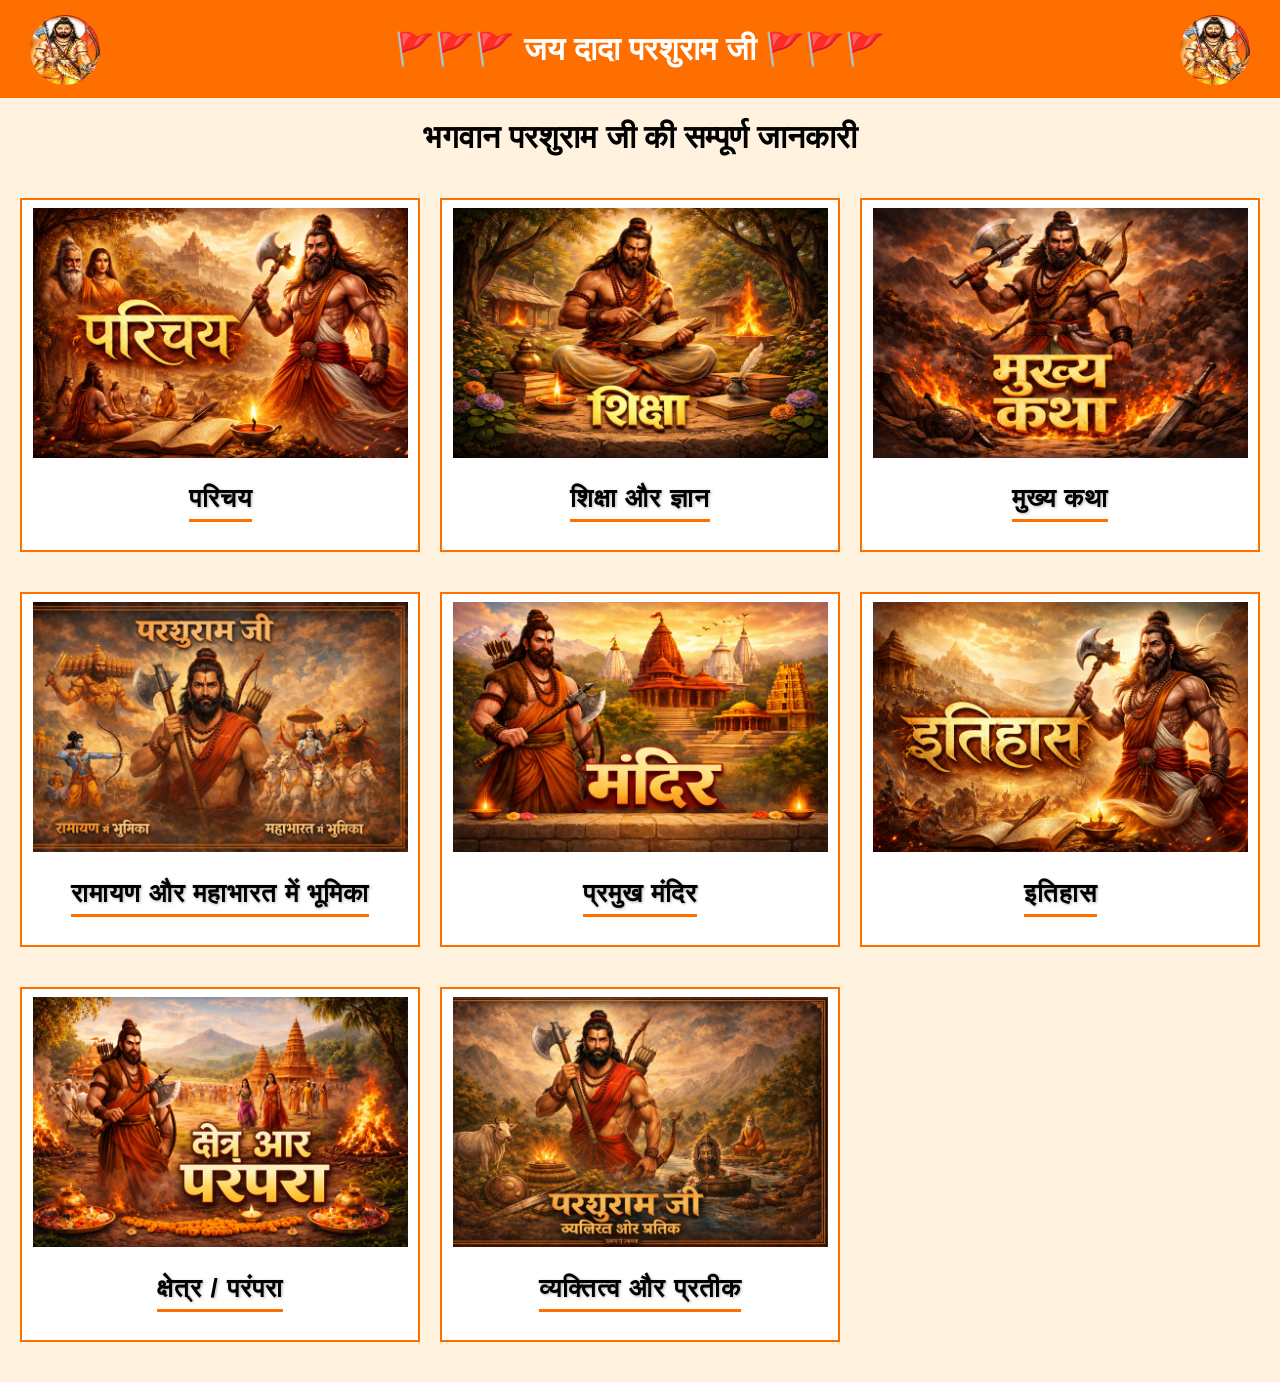
<file: index.html>
<!DOCTYPE html>
<html lang="hi">
<head>
    <meta charset="UTF-8">
    <title>जय दादा परशुराम</title>
    <link rel="stylesheet" href="style.css">
</head>

<body>
     <div id="curtain" class="curtain"></div>
    <!-- HEADER -->
    <div class="header">

        <!-- Left Image -->
        <img src="image9.jpg" class="circle-img left-img">

        <!-- Title -->
        <h1>🚩🚩🚩 जय दादा परशुराम जी 🚩🚩🚩 </h1>

        <!-- Right Image + Name -->
        <div class="right-box">
            <img src="image9.jpg" class="circle-img right-img">
        </div>

    </div>

    <!-- MAIN BOX -->
    <div class="main-box">

        <h1 class="title">भगवान परशुराम जी की सम्पूर्ण जानकारी</h1>

        <div class="grid">

        <a href="parichay.html" class="card">
    <img src="image1parichay.jpeg">
    <h2>परिचय</h2>
</a>

<a href="shiksha.html" class="card">
    <img src="image2siksha.jpeg">
    <h2>शिक्षा और ज्ञान</h2>
</a>

<a href="katha.html" class="card">
    <img src="image3katha.jpeg">
    <h2>मुख्य कथा</h2>
</a>

<a href="ramayan.html" class="card">
    <img src="image4ramayan.jpeg">
    <h2>रामायण और महाभारत में भूमिका</h2>
</a>

<a href="mandir.html" class="card">
    <img src="image5mandir.jpeg">
    <h2>प्रमुख मंदिर</h2>
</a>

<a href="itihas.html" class="card">
    <img src="image6itihas.png">
    <h2>इतिहास</h2>
</a>

<a href="parampara.html" class="card">
    <img src="image7chetra.jpeg">
    <h2>क्षेत्र / परंपरा</h2>
</a>

<a href="vyaktitva.html" class="card">
    <img src="image8vyaktitva.jpeg">
    <h2>व्यक्तित्व और प्रतीक</h2>
</a>

        </div>

    </div>

  
</body>
</html>
</file>
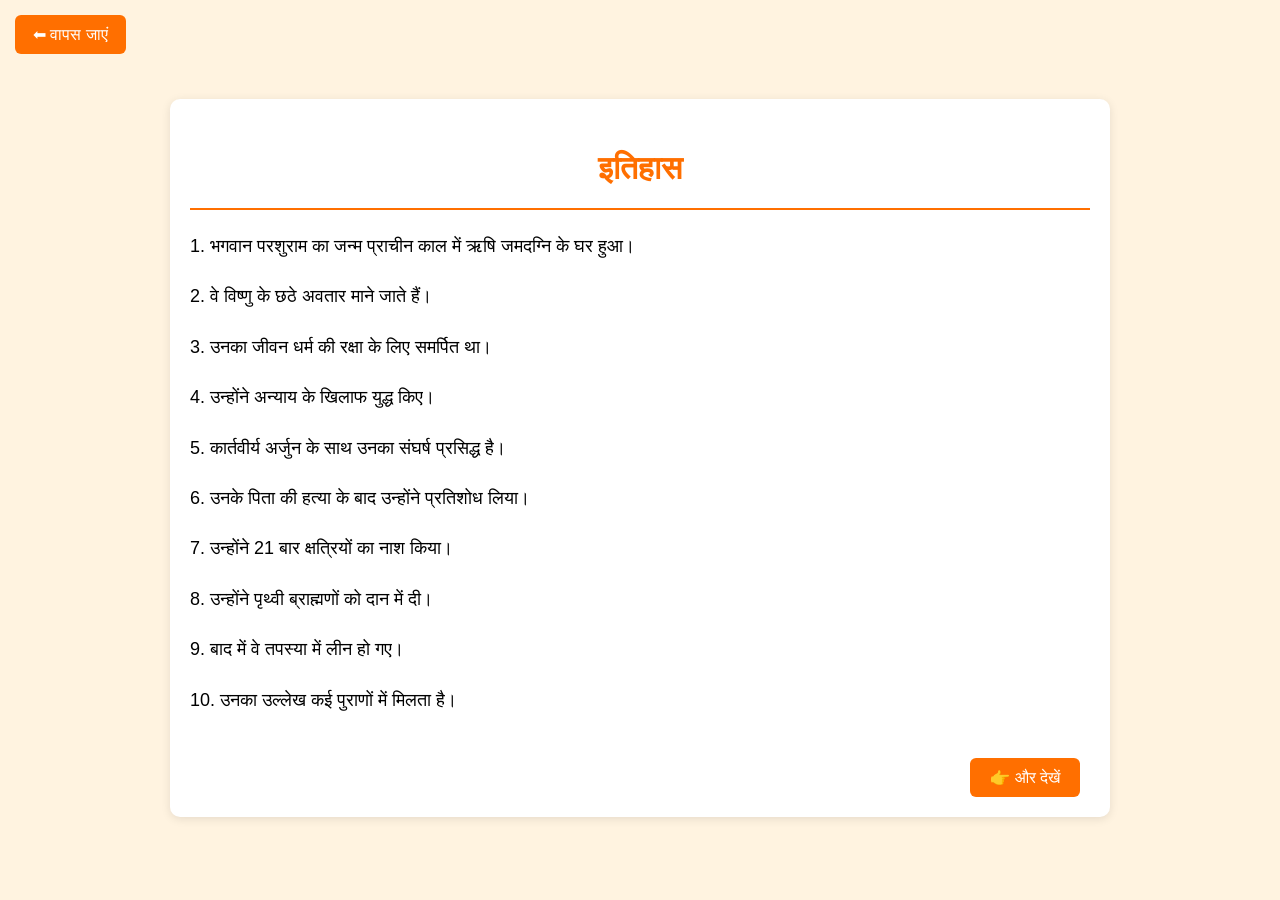
<file: itihas.html>
<!DOCTYPE html>
<html lang="hi">
<head>
<meta charset="UTF-8">
<meta name="viewport" content="width=device-width, initial-scale=1.0">
<title>इतिहास</title>
<link rel="stylesheet" href="style.css">
</head>

<body>

<a href="index.html" class="back-btn">⬅ वापस जाएं</a>

<div class="article-container">
<h1 class="article-title">इतिहास</h1>

<div id="page1">
<p>1. भगवान परशुराम का जन्म प्राचीन काल में ऋषि जमदग्नि के घर हुआ।</p>
<p>2. वे विष्णु के छठे अवतार माने जाते हैं।</p>
<p>3. उनका जीवन धर्म की रक्षा के लिए समर्पित था।</p>
<p>4. उन्होंने अन्याय के खिलाफ युद्ध किए।</p>
<p>5. कार्तवीर्य अर्जुन के साथ उनका संघर्ष प्रसिद्ध है।</p>
<p>6. उनके पिता की हत्या के बाद उन्होंने प्रतिशोध लिया।</p>
<p>7. उन्होंने 21 बार क्षत्रियों का नाश किया।</p>
<p>8. उन्होंने पृथ्वी ब्राह्मणों को दान में दी।</p>
<p>9. बाद में वे तपस्या में लीन हो गए।</p>
<p>10. उनका उल्लेख कई पुराणों में मिलता है।</p>

<button onclick="nextPage()">👉 और देखें</button>
</div>

<div id="page2" style="display:none;">
<p>11. वे रामायण काल में भी उपस्थित रहे।</p>
<p>12. उन्होंने भगवान राम से भेंट की।</p>
<p>13. महाभारत में भी उनका उल्लेख मिलता है।</p>
<p>14. वे कई महान योद्धाओं के गुरु बने।</p>
<p>15. उनका जीवन संघर्ष और तपस्या से भरा था।</p>
<p>16. वे धर्म और न्याय के प्रतीक बने।</p>
<p>17. उनका प्रभाव पूरे भारत में फैला।</p>
<p>18. उन्हें चिरंजीवी माना जाता है।</p>
<p>19. आज भी उनकी पूजा की जाती है।</p>
<p>20. उनका इतिहास भारतीय संस्कृति का महत्वपूर्ण हिस्सा है।</p>

<button onclick="prevPage()">⬅ वापस जाएँ</button>
</div>

</div>

<script>
function nextPage(){
document.getElementById("page1").style.display="none";
document.getElementById("page2").style.display="block";
}
function prevPage(){
document.getElementById("page2").style.display="none";
document.getElementById("page1").style.display="block";
}
</script>

</body>
</html>
</file>
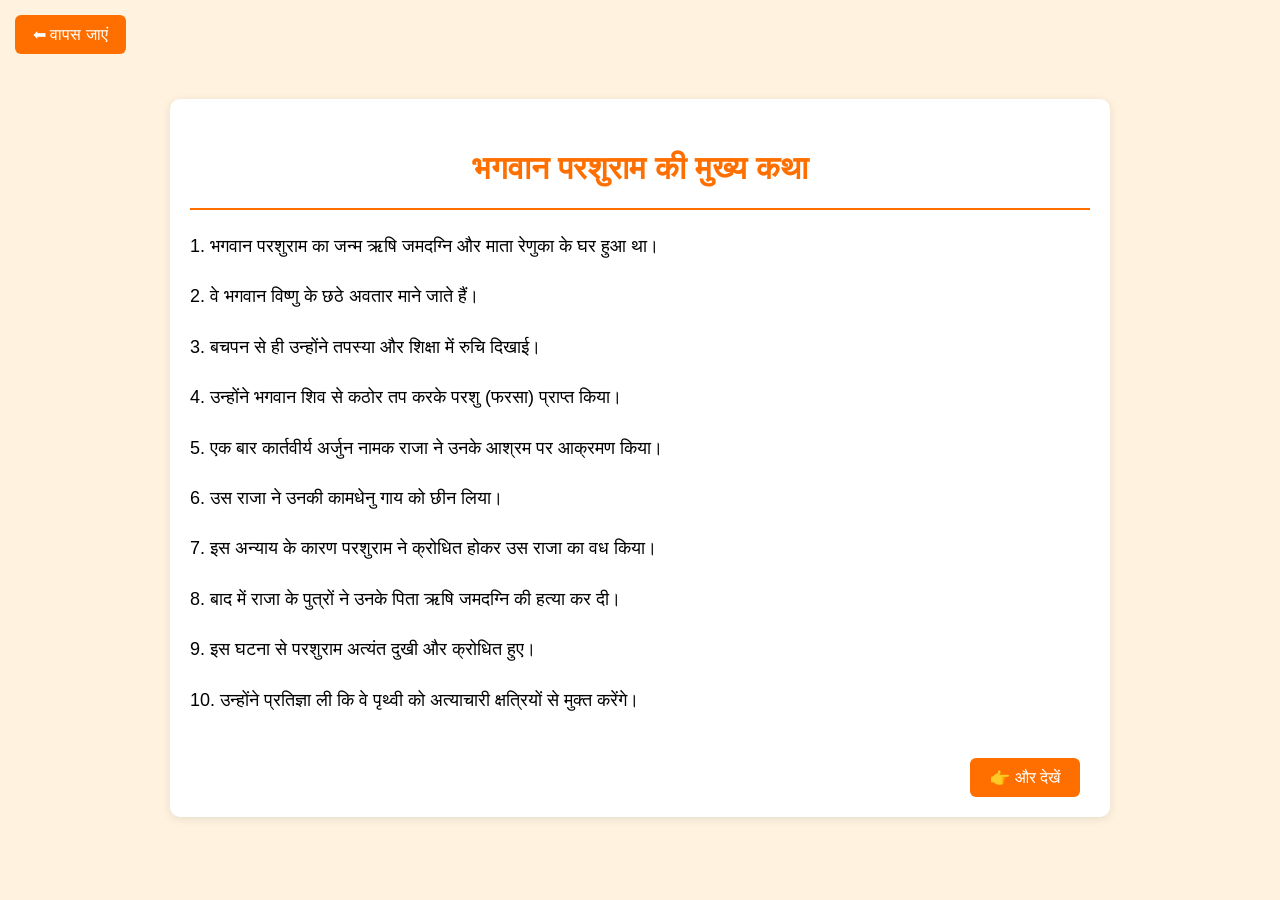
<file: katha.html>
<!DOCTYPE html>
<html lang="hi">
<head>
    <meta charset="UTF-8">
    <meta name="viewport" content="width=device-width, initial-scale=1.0">
    <title>मुख्य कथा</title>
    <link rel="stylesheet" href="style.css">
</head>

<body>

<a href="index.html" class="back-btn">⬅ वापस जाएं</a>

<div class="article-container">

    <h1 class="article-title">भगवान परशुराम की मुख्य कथा</h1>

    <!-- PAGE 1 -->
    <div id="page1">

        <p>1. भगवान परशुराम का जन्म ऋषि जमदग्नि और माता रेणुका के घर हुआ था।</p>
        <p>2. वे भगवान विष्णु के छठे अवतार माने जाते हैं।</p>
        <p>3. बचपन से ही उन्होंने तपस्या और शिक्षा में रुचि दिखाई।</p>
        <p>4. उन्होंने भगवान शिव से कठोर तप करके परशु (फरसा) प्राप्त किया।</p>
        <p>5. एक बार कार्तवीर्य अर्जुन नामक राजा ने उनके आश्रम पर आक्रमण किया।</p>
        <p>6. उस राजा ने उनकी कामधेनु गाय को छीन लिया।</p>
        <p>7. इस अन्याय के कारण परशुराम ने क्रोधित होकर उस राजा का वध किया।</p>
        <p>8. बाद में राजा के पुत्रों ने उनके पिता ऋषि जमदग्नि की हत्या कर दी।</p>
        <p>9. इस घटना से परशुराम अत्यंत दुखी और क्रोधित हुए।</p>
        <p>10. उन्होंने प्रतिज्ञा ली कि वे पृथ्वी को अत्याचारी क्षत्रियों से मुक्त करेंगे।</p>

        <button onclick="nextPage()">👉 और देखें</button>

    </div>

    <!-- PAGE 2 -->
    <div id="page2" style="display:none;">

        <p>11. उन्होंने 21 बार पृथ्वी से अत्याचारी क्षत्रियों का नाश किया।</p>
        <p>12. उनका यह कार्य धर्म की रक्षा के लिए था।</p>
        <p>13. बाद में उन्होंने अपनी सारी भूमि दान में ब्राह्मणों को दे दी।</p>
        <p>14. वे तपस्या करने के लिए महेंद्र पर्वत चले गए।</p>
        <p>15. वे रामायण में भगवान राम से भी मिले थे।</p>
        <p>16. उन्होंने भगवान राम की शक्ति को पहचान लिया था।</p>
        <p>17. महाभारत काल में उन्होंने भीष्म, कर्ण और द्रोणाचार्य को शिक्षा दी।</p>
        <p>18. वे चिरंजीवी माने जाते हैं और आज भी जीवित बताए जाते हैं।</p>
        <p>19. उनका जीवन न्याय, क्रोध और धर्म के संतुलन का प्रतीक है।</p>
        <p>20. उनकी कथा हमें अन्याय के विरुद्ध खड़े होने की प्रेरणा देती है।</p>

        <button onclick="prevPage()">⬅ वापस जाएँ</button>

    </div>

</div>

<script>
function nextPage() {
    document.getElementById("page1").style.display = "none";
    document.getElementById("page2").style.display = "block";
}

function prevPage() {
    document.getElementById("page2").style.display = "none";
    document.getElementById("page1").style.display = "block";
}
</script>

</body>
</html>
</file>
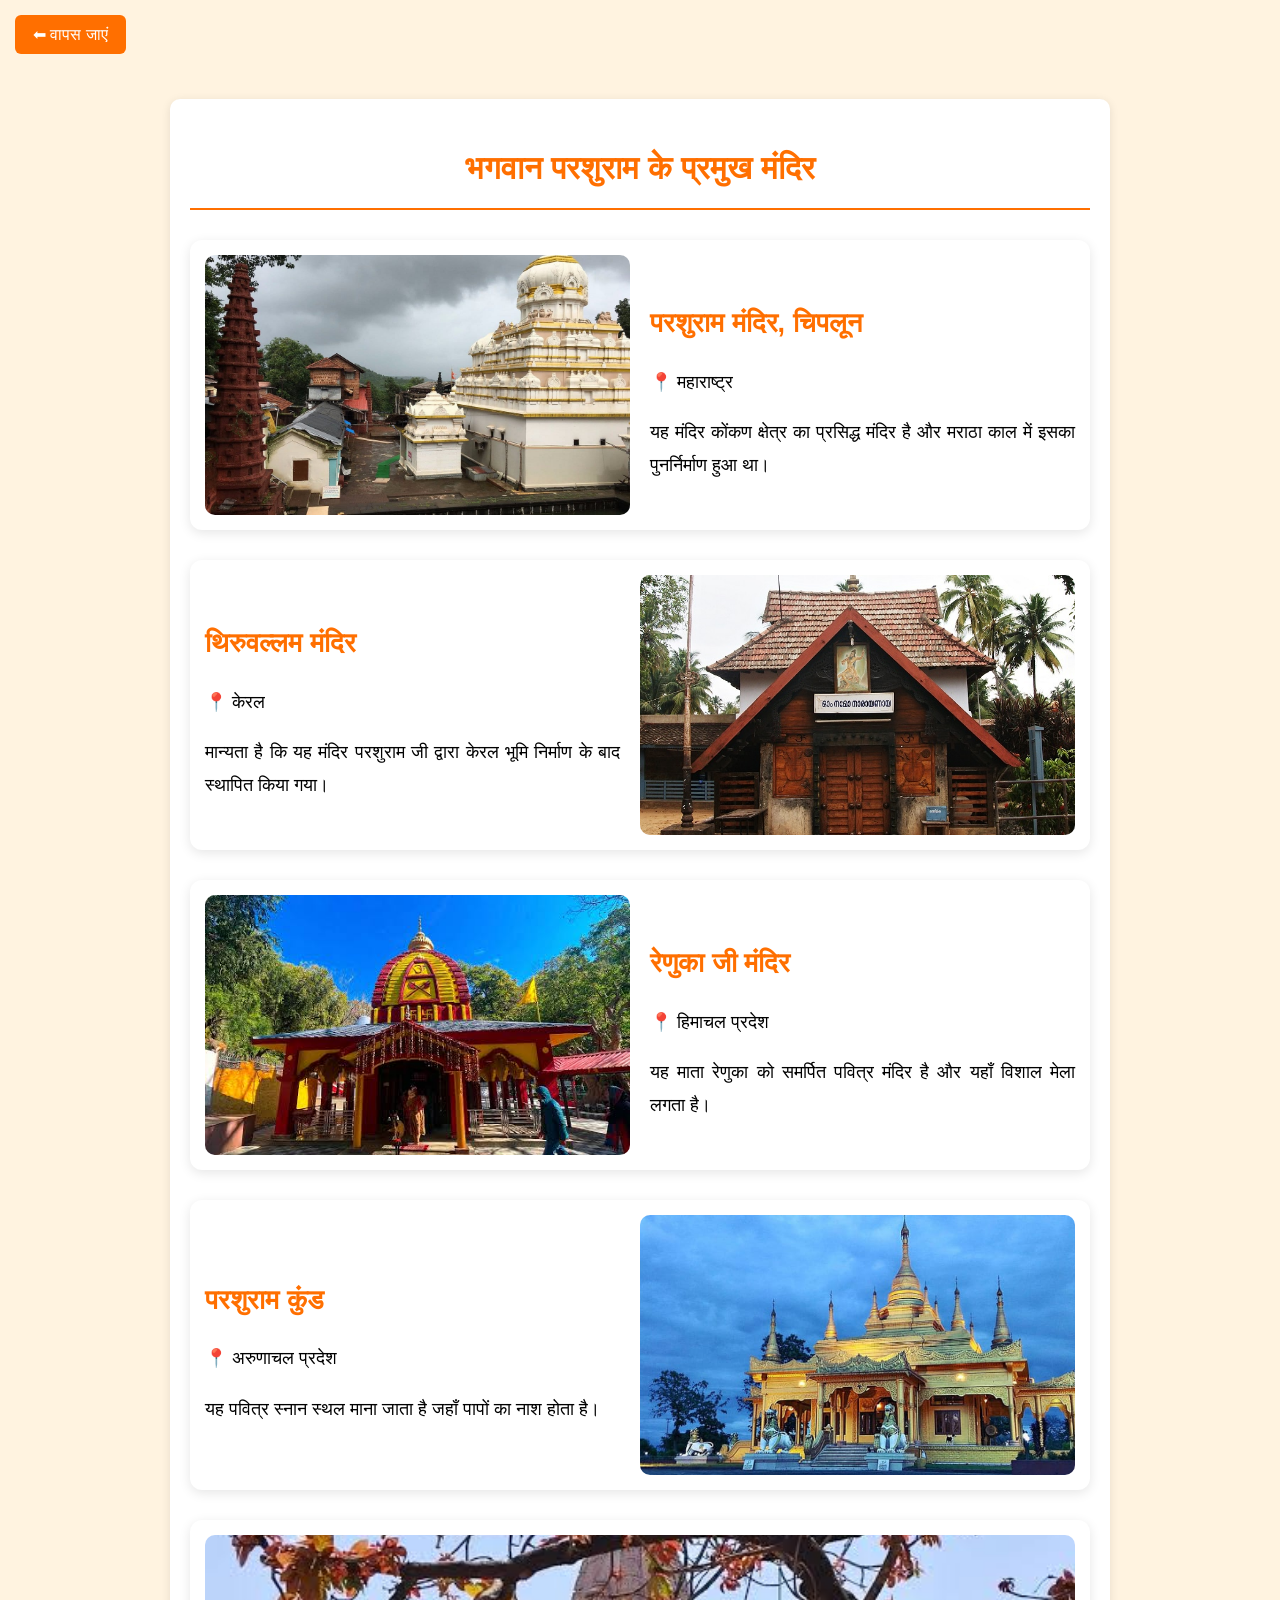
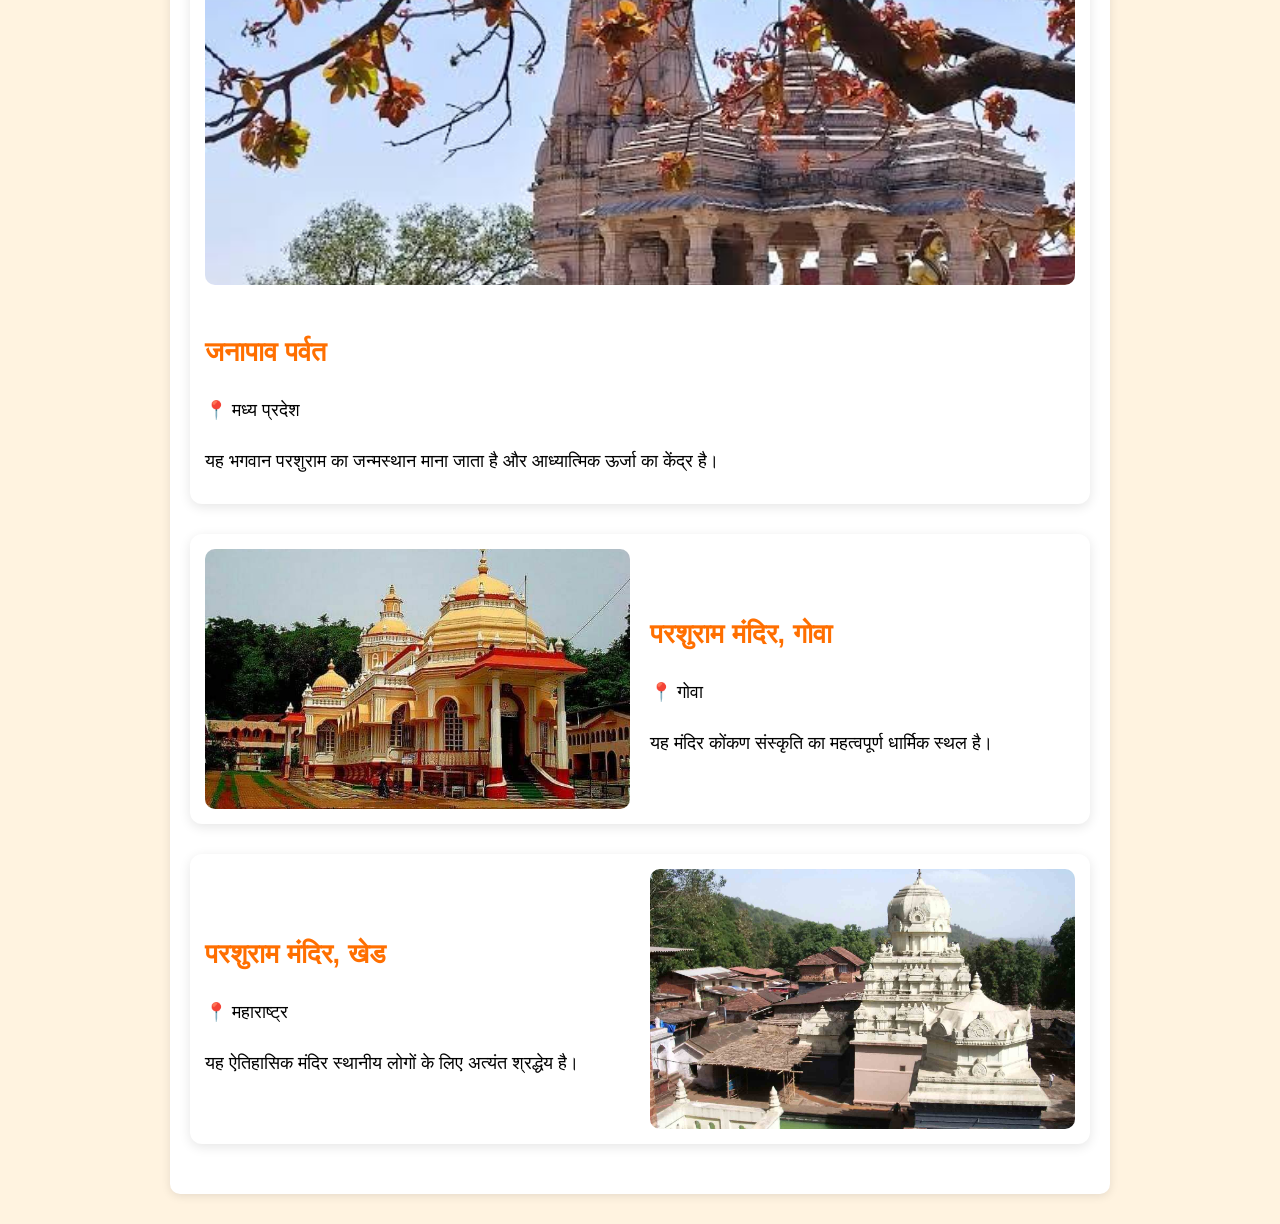
<file: mandir.html>
<!DOCTYPE html>
<html lang="hi">
<head>
<meta charset="UTF-8">
<meta name="viewport" content="width=device-width, initial-scale=1.0">
<title>प्रमुख मंदिर</title>
<link rel="stylesheet" href="style.css">
</head>

<body>

<a href="index.html" class="back-btn">⬅ वापस जाएं</a>

<div class="article-container">

<h1 class="article-title">भगवान परशुराम के प्रमुख मंदिर</h1>

<!-- 1 -->
<div class="mandir-row left">
    <img src="IMAGE1MP.jpeg">
    <div class="text">
        <h2>परशुराम मंदिर, चिपलून</h2>
        <p>📍 महाराष्ट्र</p>
        <p>यह मंदिर कोंकण क्षेत्र का प्रसिद्ध मंदिर है और मराठा काल में इसका पुनर्निर्माण हुआ था।</p>
    </div>
</div>

<!-- 2 -->
<div class="mandir-row right">
    <img src="IMAGE2MANDIR.jpeg">
    <div class="text">
        <h2>थिरुवल्लम मंदिर</h2>
        <p>📍 केरल</p>
        <p>मान्यता है कि यह मंदिर परशुराम जी द्वारा केरल भूमि निर्माण के बाद स्थापित किया गया।</p>
    </div>
</div>

<!-- 3 -->
<div class="mandir-row left">
    <img src="IMAGE3.jpeg">
    <div class="text">
        <h2>रेणुका जी मंदिर</h2>
        <p>📍 हिमाचल प्रदेश</p>
        <p>यह माता रेणुका को समर्पित पवित्र मंदिर है और यहाँ विशाल मेला लगता है।</p>
    </div>
</div>

<!-- 4 -->
<div class="mandir-row right">
    <img src="IMAGE4.jpeg">
    <div class="text">
        <h2>परशुराम कुंड</h2>
        <p>📍 अरुणाचल प्रदेश</p>
        <p>यह पवित्र स्नान स्थल माना जाता है जहाँ पापों का नाश होता है।</p>
    </div>
</div>

<!-- 5 -->
<div class="mandir-full">
    <img src="IMAGE5.jpeg">
    <div class="text">
        <h2>जनापाव पर्वत</h2>
        <p>📍 मध्य प्रदेश</p>
        <p>यह भगवान परशुराम का जन्मस्थान माना जाता है और आध्यात्मिक ऊर्जा का केंद्र है।</p>
    </div>
</div>

<!-- 6 -->
<div class="mandir-row left">
    <img src="IMAGE6.jpeg">
    <div class="text">
        <h2>परशुराम मंदिर, गोवा</h2>
        <p>📍 गोवा</p>
        <p>यह मंदिर कोंकण संस्कृति का महत्वपूर्ण धार्मिक स्थल है।</p>
    </div>
</div>

<!-- 7 -->
<div class="mandir-row right">
    <img src="IMAGE7.jpeg">
    <div class="text">
        <h2>परशुराम मंदिर, खेड</h2>
        <p>📍 महाराष्ट्र</p>
        <p>यह ऐतिहासिक मंदिर स्थानीय लोगों के लिए अत्यंत श्रद्धेय है।</p>
    </div>
</div>

</div>

</body>
</html>
</file>
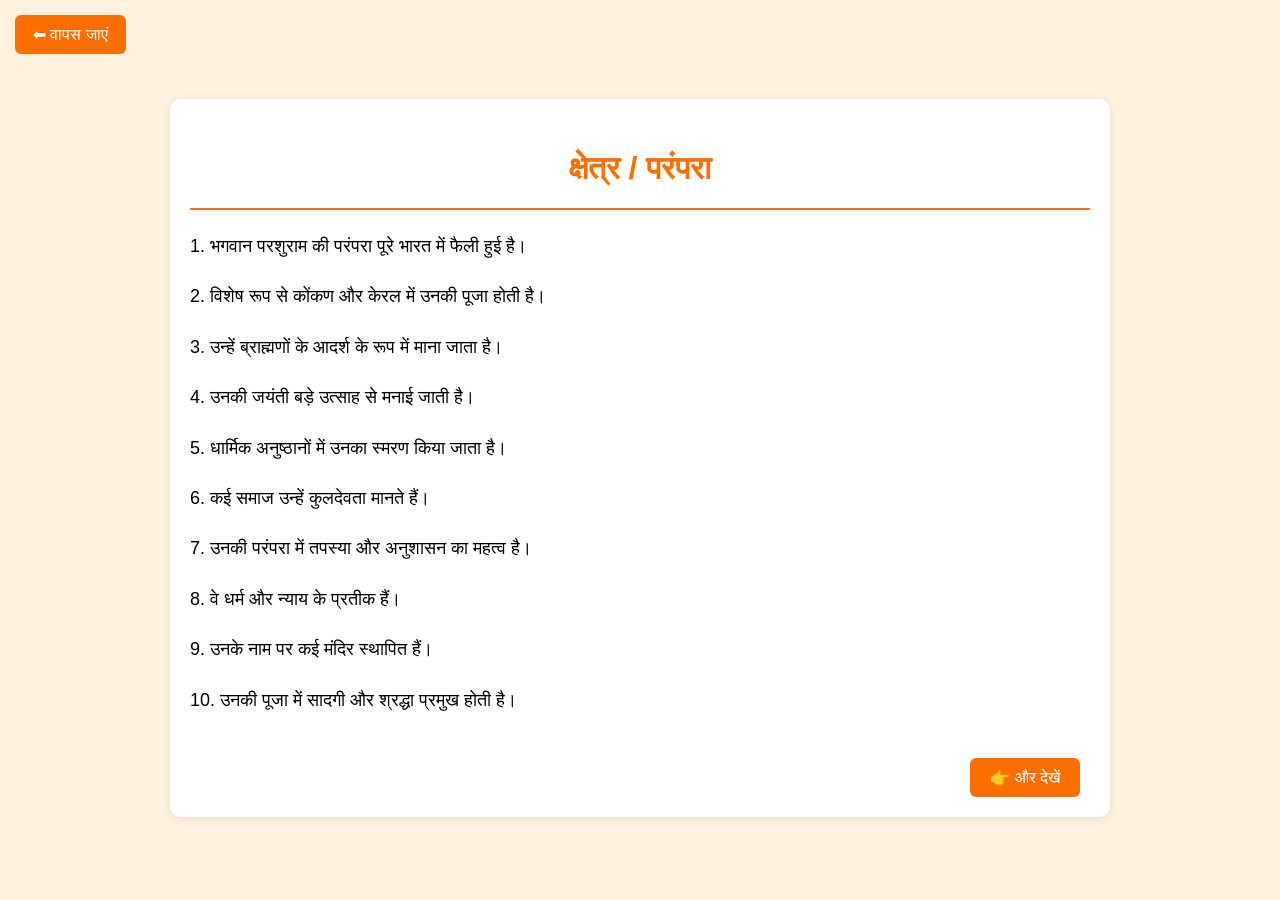
<file: parampara.html>
<!DOCTYPE html>
<html lang="hi">
<head>
<meta charset="UTF-8">
<meta name="viewport" content="width=device-width, initial-scale=1.0">
<title>परंपरा</title>
<link rel="stylesheet" href="style.css">
</head>

<body>

<a href="index.html" class="back-btn">⬅ वापस जाएं</a>

<div class="article-container">
<h1 class="article-title">क्षेत्र / परंपरा</h1>

<div id="page1">
<p>1. भगवान परशुराम की परंपरा पूरे भारत में फैली हुई है।</p>
<p>2. विशेष रूप से कोंकण और केरल में उनकी पूजा होती है।</p>
<p>3. उन्हें ब्राह्मणों के आदर्श के रूप में माना जाता है।</p>
<p>4. उनकी जयंती बड़े उत्साह से मनाई जाती है।</p>
<p>5. धार्मिक अनुष्ठानों में उनका स्मरण किया जाता है।</p>
<p>6. कई समाज उन्हें कुलदेवता मानते हैं।</p>
<p>7. उनकी परंपरा में तपस्या और अनुशासन का महत्व है।</p>
<p>8. वे धर्म और न्याय के प्रतीक हैं।</p>
<p>9. उनके नाम पर कई मंदिर स्थापित हैं।</p>
<p>10. उनकी पूजा में सादगी और श्रद्धा प्रमुख होती है।</p>

<button onclick="nextPage()">👉 और देखें</button>
</div>

<div id="page2" style="display:none;">
<p>11. परशुराम जयंती वैशाख मास में मनाई जाती है।</p>
<p>12. इस दिन व्रत और पूजा की जाती है।</p>
<p>13. कई जगह शोभायात्राएं निकाली जाती हैं।</p>
<p>14. उनके जीवन से प्रेरणा ली जाती है।</p>
<p>15. उनकी परंपरा में गुरु का विशेष महत्व है।</p>
<p>16. वे सत्य और धर्म के मार्गदर्शक हैं।</p>
<p>17. उनकी कथा पीढ़ी दर पीढ़ी सुनाई जाती है।</p>
<p>18. वे संस्कृति और परंपरा के रक्षक माने जाते हैं।</p>
<p>19. उनकी पूजा से शक्ति और ज्ञान की प्राप्ति मानी जाती है।</p>
<p>20. उनकी परंपरा आज भी जीवित और प्रभावशाली है।</p>

<button onclick="prevPage()">⬅ वापस जाएँ</button>
</div>

</div>

<script>
function nextPage(){
document.getElementById("page1").style.display="none";
document.getElementById("page2").style.display="block";
}
function prevPage(){
document.getElementById("page2").style.display="none";
document.getElementById("page1").style.display="block";
}
</script>

</body>
</html>
</file>
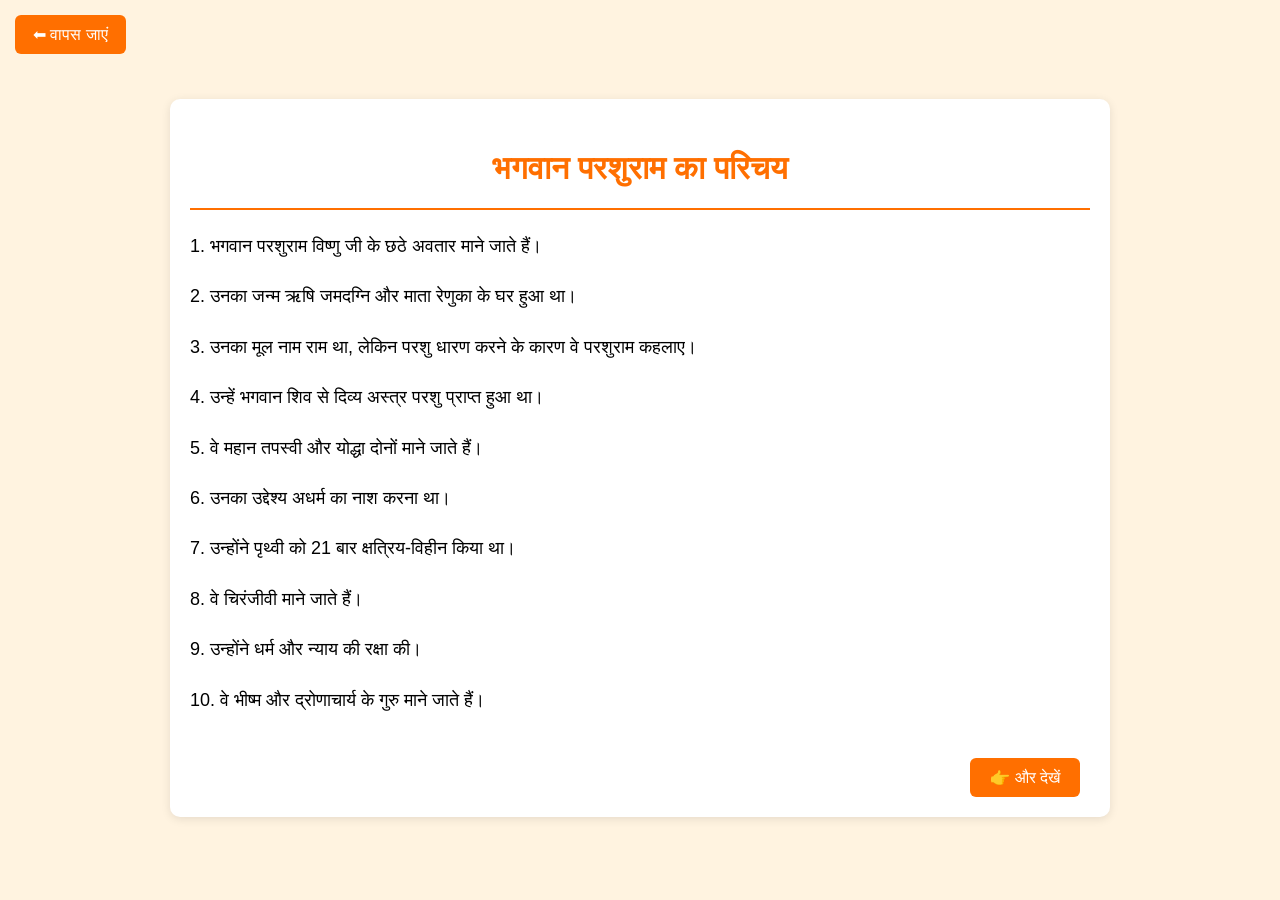
<file: parichay.html>
<!DOCTYPE html>
<html lang="hi">
<head>
    <meta charset="UTF-8">
    <meta name="viewport" content="width=device-width, initial-scale=1.0">
    <title>परिचय</title>
    <link rel="stylesheet" href="style.css">
</head>

<body>
<a href="index.html" class="back-btn">⬅ वापस जाएं</a>

<div class="article-container">

    <h1 class="article-title">भगवान परशुराम का परिचय</h1>

    <!-- ========== PAGE 1 (1–10) ========== -->
    <div id="page1">

        <p>1. भगवान परशुराम विष्णु जी के छठे अवतार माने जाते हैं।</p>
        <p>2. उनका जन्म ऋषि जमदग्नि और माता रेणुका के घर हुआ था।</p>
        <p>3. उनका मूल नाम राम था, लेकिन परशु धारण करने के कारण वे परशुराम कहलाए।</p>
        <p>4. उन्हें भगवान शिव से दिव्य अस्त्र परशु प्राप्त हुआ था।</p>
        <p>5. वे महान तपस्वी और योद्धा दोनों माने जाते हैं।</p>
        <p>6. उनका उद्देश्य अधर्म का नाश करना था।</p>
        <p>7. उन्होंने पृथ्वी को 21 बार क्षत्रिय-विहीन किया था।</p>
        <p>8. वे चिरंजीवी माने जाते हैं।</p>
        <p>9. उन्होंने धर्म और न्याय की रक्षा की।</p>
        <p>10. वे भीष्म और द्रोणाचार्य के गुरु माने जाते हैं।</p>

        <!-- NEXT BUTTON -->
        <button onclick="nextPage()">👉 और देखें</button>

    </div>

    <!-- ========== PAGE 2 (11–20) ========== -->
    <div id="page2" style="display:none;">

        <p>11. उनका जीवन संयम और क्रोध का संतुलन दिखाता है।</p>
        <p>12. वे ब्राह्मण कुल में जन्मे लेकिन योद्धा बने।</p>
        <p>13. वे धर्म रक्षा के लिए कठोर रूप अपनाते थे।</p>
        <p>14. केरल और कोंकण में उनकी विशेष पूजा होती है।</p>
        <p>15. केरल की उत्पत्ति से उनका संबंध बताया जाता है।</p>
        <p>16. उनका व्यक्तित्व शक्ति और ज्ञान का मिश्रण है।</p>
        <p>17. वे भगवान शिव के महान भक्त थे।</p>
        <p>18. उन्होंने अन्याय के विरुद्ध जीवन समर्पित किया।</p>
        <p>19. उनका उल्लेख कई पुराणों में मिलता है।</p>
        <p>20. वे आज भी न्याय और पराक्रम के प्रतीक हैं।</p>

        <!-- BACK BUTTON -->
        <button onclick="prevPage()">⬅ वापस जाएँ</button>

    </div>

</div>

<script>
function nextPage() {
    document.getElementById("page1").style.display = "none";
    document.getElementById("page2").style.display = "block";
}

function prevPage() {
    document.getElementById("page2").style.display = "none";
    document.getElementById("page1").style.display = "block";
}

</script>
</body>
</html>
</file>
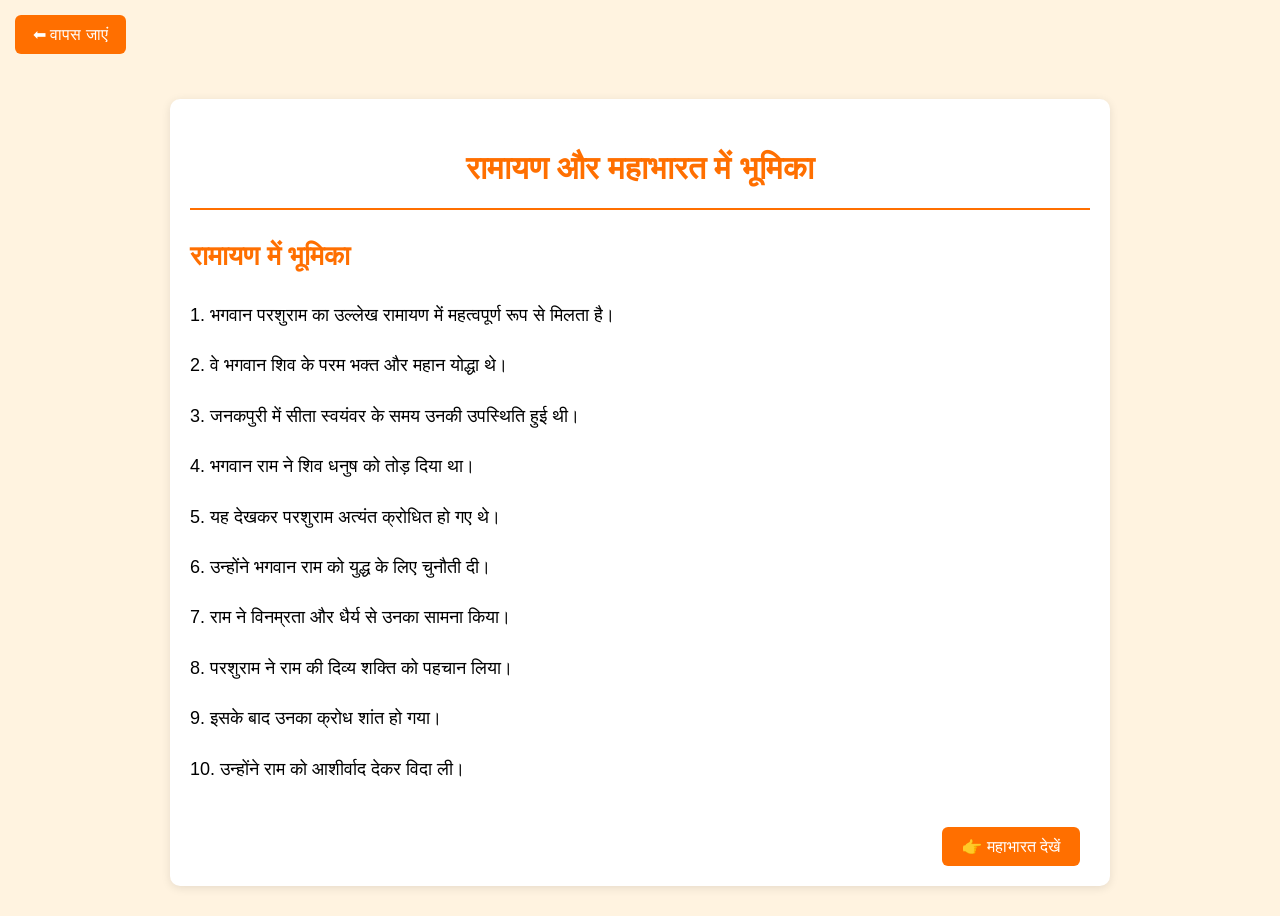
<file: ramayan.html>
<!DOCTYPE html>
<html lang="hi">
<head>
    <meta charset="UTF-8">
    <meta name="viewport" content="width=device-width, initial-scale=1.0">
    <title>रामायण और महाभारत में भूमिका</title>
    <link rel="stylesheet" href="style.css">
</head>

<body>

<a href="index.html" class="back-btn">⬅ वापस जाएं</a>

<div class="article-container">

    <h1 class="article-title">रामायण और महाभारत में भूमिका</h1>

    <!-- PAGE 1 (RAMAYAN) -->
    <div id="page1">

        <h2>रामायण में भूमिका</h2>

        <p>1. भगवान परशुराम का उल्लेख रामायण में महत्वपूर्ण रूप से मिलता है।</p>
        <p>2. वे भगवान शिव के परम भक्त और महान योद्धा थे।</p>
        <p>3. जनकपुरी में सीता स्वयंवर के समय उनकी उपस्थिति हुई थी।</p>
        <p>4. भगवान राम ने शिव धनुष को तोड़ दिया था।</p>
        <p>5. यह देखकर परशुराम अत्यंत क्रोधित हो गए थे।</p>
        <p>6. उन्होंने भगवान राम को युद्ध के लिए चुनौती दी।</p>
        <p>7. राम ने विनम्रता और धैर्य से उनका सामना किया।</p>
        <p>8. परशुराम ने राम की दिव्य शक्ति को पहचान लिया।</p>
        <p>9. इसके बाद उनका क्रोध शांत हो गया।</p>
        <p>10. उन्होंने राम को आशीर्वाद देकर विदा ली।</p>

        <button onclick="nextPage()">👉 महाभारत देखें</button>

    </div>

    <!-- PAGE 2 (MAHABHARAT) -->
    <div id="page2" style="display:none;">

        <h2>महाभारत में भूमिका</h2>

        <p>11. भगवान परशुराम का महाभारत में भी महत्वपूर्ण स्थान है।</p>
        <p>12. वे महान गुरु के रूप में प्रसिद्ध थे।</p>
        <p>13. उन्होंने भीष्म पितामह को शस्त्र विद्या सिखाई।</p>
        <p>14. द्रोणाचार्य और कर्ण भी उनके शिष्य थे।</p>
        <p>15. कर्ण ने उनसे ब्राह्मण बनकर शिक्षा प्राप्त की थी।</p>
        <p>16. जब सत्य सामने आया तो परशुराम ने कर्ण को शाप दिया।</p>
        <p>17. उन्होंने भीष्म के साथ युद्ध भी किया था।</p>
        <p>18. उनका उद्देश्य सदैव धर्म की स्थापना था।</p>
        <p>19. वे महाभारत काल में भी जीवित माने जाते हैं।</p>
        <p>20. वे आज भी चिरंजीवी माने जाते हैं।</p>

        <button onclick="prevPage()">⬅ रामायण देखें</button>

    </div>

</div>

<script>
function nextPage() {
    document.getElementById("page1").style.display = "none";
    document.getElementById("page2").style.display = "block";
}

function prevPage() {
    document.getElementById("page2").style.display = "none";
    document.getElementById("page1").style.display = "block";
}
</script>

</body>
</html>
</file>
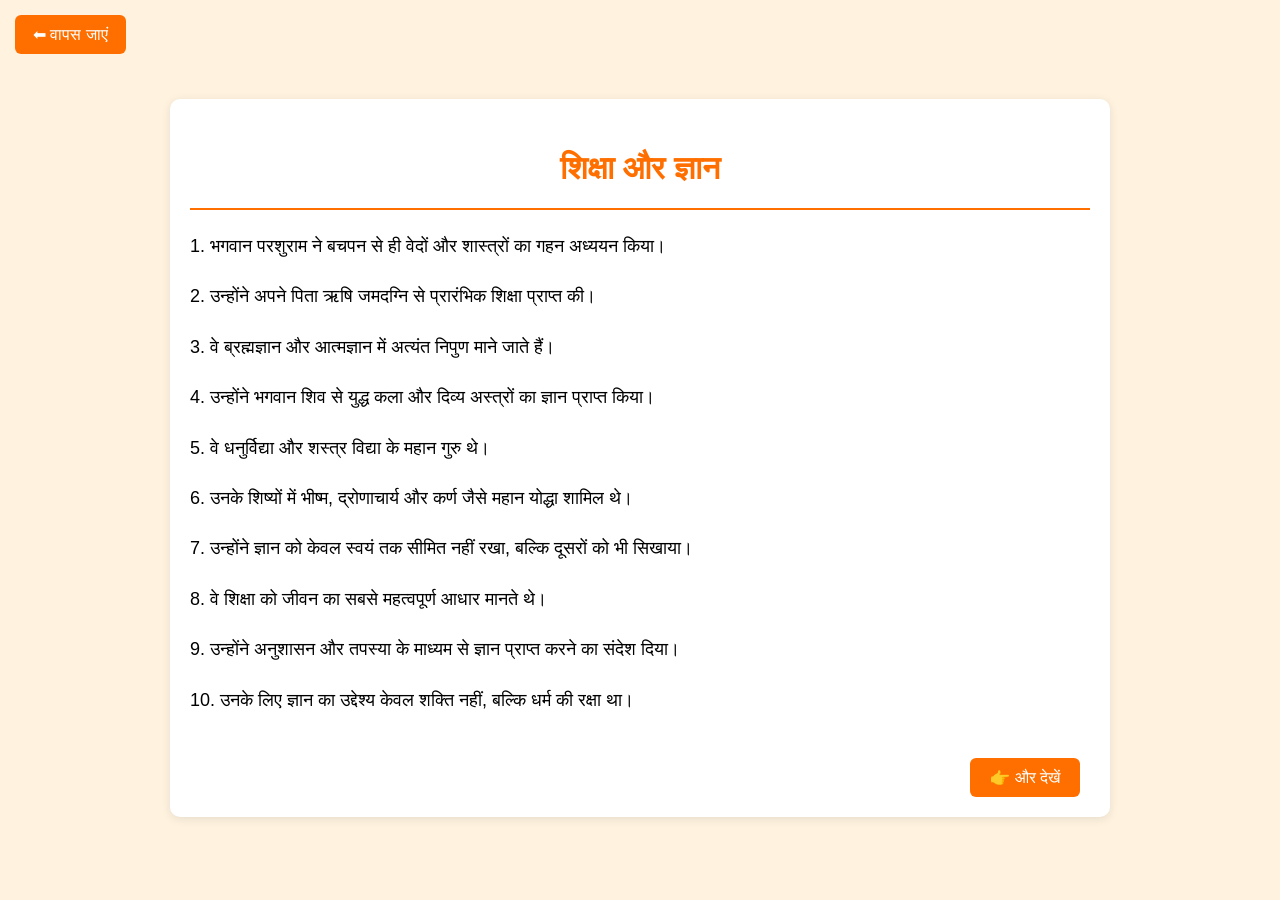
<file: shiksha.html>
<!DOCTYPE html>
<html lang="hi">
<head>
    <meta charset="UTF-8">
    <meta name="viewport" content="width=device-width, initial-scale=1.0">
    <title>शिक्षा और ज्ञान</title>
    <link rel="stylesheet" href="style.css">
</head>

<body>

<a href="index.html" class="back-btn">⬅ वापस जाएं</a>

<div class="article-container">

    <h1 class="article-title">शिक्षा और ज्ञान</h1>

    <!-- PAGE 1 (1–10) -->
    <div id="page1">

        <p>1. भगवान परशुराम ने बचपन से ही वेदों और शास्त्रों का गहन अध्ययन किया।</p>
        <p>2. उन्होंने अपने पिता ऋषि जमदग्नि से प्रारंभिक शिक्षा प्राप्त की।</p>
        <p>3. वे ब्रह्मज्ञान और आत्मज्ञान में अत्यंत निपुण माने जाते हैं।</p>
        <p>4. उन्होंने भगवान शिव से युद्ध कला और दिव्य अस्त्रों का ज्ञान प्राप्त किया।</p>
        <p>5. वे धनुर्विद्या और शस्त्र विद्या के महान गुरु थे।</p>
        <p>6. उनके शिष्यों में भीष्म, द्रोणाचार्य और कर्ण जैसे महान योद्धा शामिल थे।</p>
        <p>7. उन्होंने ज्ञान को केवल स्वयं तक सीमित नहीं रखा, बल्कि दूसरों को भी सिखाया।</p>
        <p>8. वे शिक्षा को जीवन का सबसे महत्वपूर्ण आधार मानते थे।</p>
        <p>9. उन्होंने अनुशासन और तपस्या के माध्यम से ज्ञान प्राप्त करने का संदेश दिया।</p>
        <p>10. उनके लिए ज्ञान का उद्देश्य केवल शक्ति नहीं, बल्कि धर्म की रक्षा था।</p>

        <button onclick="nextPage()">👉 और देखें</button>

    </div>

    <!-- PAGE 2 (11–20) -->
    <div id="page2" style="display:none;">

        <p>11. परशुराम जी ने सिखाया कि सच्चा ज्ञान विनम्रता के साथ होना चाहिए।</p>
        <p>12. उन्होंने अपने जीवन से यह बताया कि शिक्षा का उपयोग सदैव सही कार्यों में होना चाहिए।</p>
        <p>13. वे आध्यात्मिक और भौतिक ज्ञान के संतुलन के प्रतीक थे।</p>
        <p>14. उन्होंने कठिन तपस्या के माध्यम से उच्चतम ज्ञान प्राप्त किया।</p>
        <p>15. उनका मानना था कि गुरु का सम्मान ज्ञान प्राप्ति का पहला कदम है।</p>
        <p>16. उन्होंने यह भी सिखाया कि बिना अनुशासन के ज्ञान अधूरा है।</p>
        <p>17. वे ज्ञान को समाज के कल्याण के लिए उपयोग करने में विश्वास रखते थे।</p>
        <p>18. उनके अनुसार सच्चा विद्यार्थी वही है जो सीखने के लिए सदैव तैयार रहे।</p>
        <p>19. उन्होंने यह दर्शाया कि ज्ञान और शक्ति का सही उपयोग ही व्यक्ति को महान बनाता है।</p>
        <p>20. उनका जीवन यह संदेश देता है कि शिक्षा से ही व्यक्ति का चरित्र और व्यक्तित्व बनता है।</p>

        <button onclick="prevPage()">⬅ वापस जाएँ</button>

    </div>

</div>

<script>
function nextPage() {
    document.getElementById("page1").style.display = "none";
    document.getElementById("page2").style.display = "block";
}

function prevPage() {
    document.getElementById("page2").style.display = "none";
    document.getElementById("page1").style.display = "block";
}
</script>

</body>
</html>
</file>
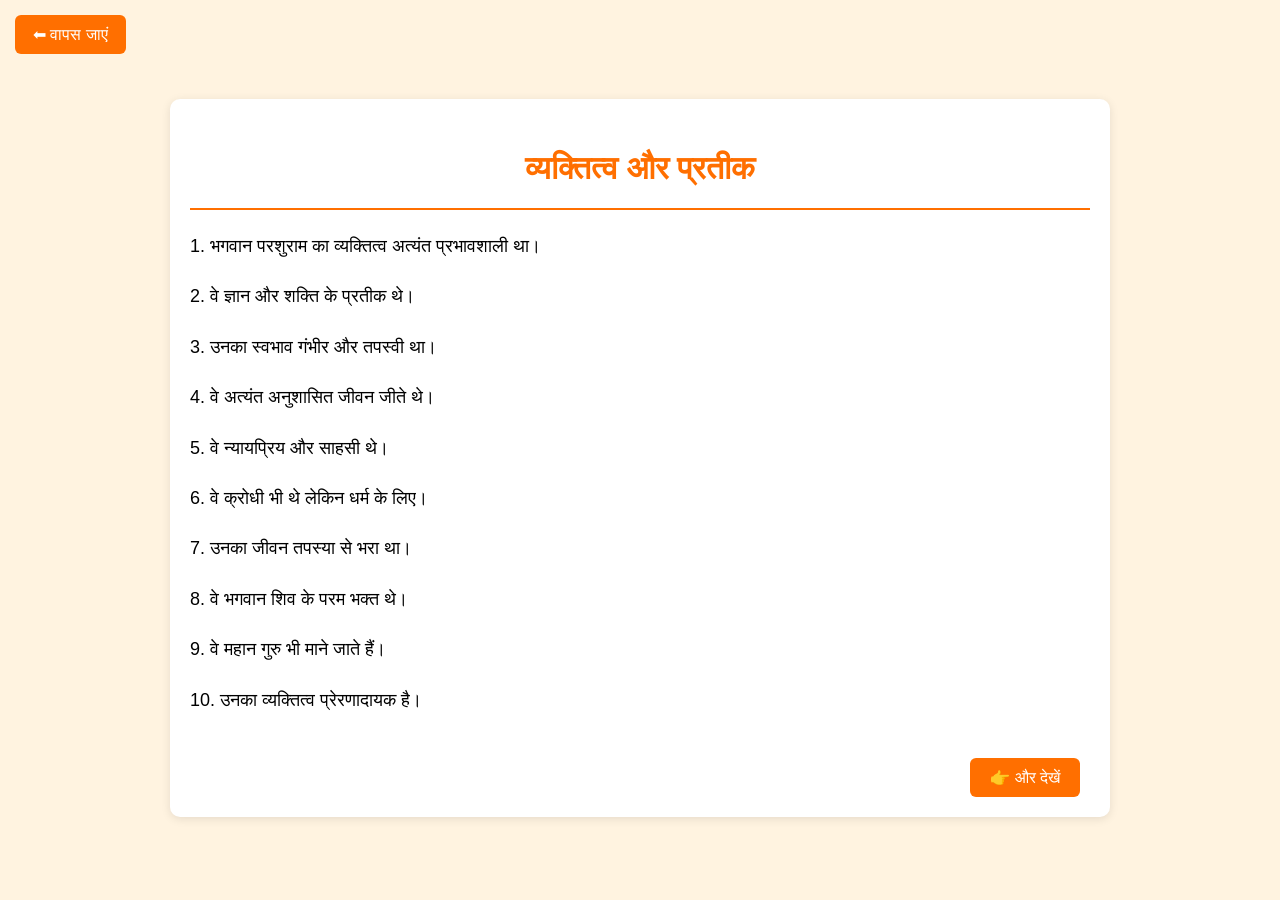
<file: vyaktitva.html>
<!DOCTYPE html>
<html lang="hi">
<head>
<meta charset="UTF-8">
<meta name="viewport" content="width=device-width, initial-scale=1.0">
<title>व्यक्तित्व</title>
<link rel="stylesheet" href="style.css">
</head>

<body>

<a href="index.html" class="back-btn">⬅ वापस जाएं</a>

<div class="article-container">
<h1 class="article-title">व्यक्तित्व और प्रतीक</h1>

<div id="page1">
<p>1. भगवान परशुराम का व्यक्तित्व अत्यंत प्रभावशाली था।</p>
<p>2. वे ज्ञान और शक्ति के प्रतीक थे।</p>
<p>3. उनका स्वभाव गंभीर और तपस्वी था।</p>
<p>4. वे अत्यंत अनुशासित जीवन जीते थे।</p>
<p>5. वे न्यायप्रिय और साहसी थे।</p>
<p>6. वे क्रोधी भी थे लेकिन धर्म के लिए।</p>
<p>7. उनका जीवन तपस्या से भरा था।</p>
<p>8. वे भगवान शिव के परम भक्त थे।</p>
<p>9. वे महान गुरु भी माने जाते हैं।</p>
<p>10. उनका व्यक्तित्व प्रेरणादायक है।</p>

<button onclick="nextPage()">👉 और देखें</button>
</div>

<div id="page2" style="display:none;">
<p>11. उनका मुख्य प्रतीक परशु (फरसा) है।</p>
<p>12. यह शक्ति और न्याय का प्रतीक है।</p>
<p>13. वे ब्राह्मण और क्षत्रिय गुणों का संगम थे।</p>
<p>14. उनका जीवन संतुलन का उदाहरण है।</p>
<p>15. वे धर्म के रक्षक माने जाते हैं।</p>
<p>16. उनका व्यक्तित्व कठोर और दयालु दोनों था।</p>
<p>17. वे त्याग और तपस्या के प्रतीक हैं।</p>
<p>18. उनका चरित्र आदर्श माना जाता है।</p>
<p>19. वे आज भी प्रेरणा स्रोत हैं।</p>
<p>20. उनका जीवन हमें सत्य और धर्म का मार्ग दिखाता है।</p>

<button onclick="prevPage()">⬅ वापस जाएँ</button>
</div>

</div>

<script>
function nextPage(){
document.getElementById("page1").style.display="none";
document.getElementById("page2").style.display="block";
}
function prevPage(){
document.getElementById("page2").style.display="none";
document.getElementById("page1").style.display="block";
}
</script>

</body>
</html>
</file>
<file: style.css>
body {
    margin: 0;
    font-family: Arial;
    background-color: #fff3e0;
}

/* HEADER */
.header {
    background-color: #ff6f00;
    color: white;
    text-align: center;
    padding: 30px 20px;   /* padding बढ़ा दिया */
    position: relative;
}

.header h1 {
    margin: 0;
}

/* LEFT IMAGE */
.left-img {
    width: 70px;
    height: 70px;
    border-radius: 50%;
    position: absolute;
    left: 30px;  
    top: 15px;
}

.right-box {
    position: absolute;
    right: 30px; 
    top: 15px;
    text-align: center;
}

/* RIGHT IMAGE */
.circle-img {
    width: 70px;
    height: 70px;
    border-radius: 50%;
}

/* NAME */
.made-by {
    color: yellow;
    font-size: 12px;
    margin-top: 5px;
}

/* MAIN BOX */
.main-box h2 {
    text-align: center;
    color: black;
    font-weight: bold;
    font-size: 26px;
    margin-bottom: 20px;

    text-transform: uppercase;
    letter-spacing: 1px;
    text-shadow: 1px 1px 3px rgba(0,0,0,0.3);

    border-bottom: 3px solid #ff6f00;
    display: inline-block;
    padding-bottom: 5px;
}



/* TITLE */
.title {
    text-align: center;
}

/* MASONRY GRID */
.grid {
    display: grid;
    grid-template-columns: repeat(3, 1fr); 
    gap: 20px;
    padding: 20px;
}

/* CARD (CLICKABLE BOX) */
.card {
    display: inline-block;
    width: 100%;
    margin-bottom: 50px;
    text-decoration: none;
    color: black;
    border: 2px solid #ff6f00;
    background-color: white;
    padding: 10px;
    break-inside: avoid;
    box-sizing: border-box;
    text-align: center;
    padding: 8px;
    margin-bottom: 20px;
}


/* IMAGE */
.card img {
    width: 100%;
    height: auto;   
    object-fit: contain; 
    max-height: 250px;
}

/* TEXT */
.card p {
    text-align: center;
    margin: 10px 0 0;
    font-weight: bold;
    font-size: 16px;
    border-bottom: 2px solid #ff6f00;
    display: inline-block;
    padding-bottom: 3px;
}

/* HOVER EFFECT */
.card:hover {
    background-color: #ffe0b2;
    transform: scale(1.02);
    transition: 0.3s;
}



/*index khatam*/

.article-container {
    max-width: 900px;
    margin: 30px auto;
    background: white;
    padding: 25px;
    box-shadow: 0 2px 10px rgba(0,0,0,0.1);
    border-radius: 10px;
    line-height: 1.8;
    font-size: 18px;
}

.article-title {
    text-align: center;
    font-size: 32px;
    margin-bottom: 20px;
    color: #ff6f00;
    border-bottom: 2px solid #ff6f00;
    padding-bottom: 10px;
}

.article-container p {
    margin-bottom: 15px;
    text-align: justify;
    color: black;
    
}

.back-btn {
    display: inline-block;
    margin: 15px;
    padding: 10px 18px;
    background: #ff6f00;
    color: white;
    text-decoration: none;
    border-radius: 6px;
}

.back-btn:hover {
    background: #e65c00;
}

/* ===== ARTICLE PAGE (Wikipedia Style) ===== */
.article-container {
    max-width: 900px;
    margin: 30px auto;
    background: white;
    padding: 25px;
    box-shadow: 0 2px 10px rgba(0,0,0,0.1);
    border-radius: 10px;
    line-height: 1.8;
    font-size: 18px;
}

.article-title {
    text-align: center;
    font-size: 32px;
    margin-bottom: 20px;
    color: #ff6f00;
    border-bottom: 2px solid #ff6f00;
    padding-bottom: 10px;
}

.back-btn {
    display: inline-block;
    margin: 15px;
    padding: 10px 18px;
    background: #ff6f00;
    color: white;
    text-decoration: none;
    border-radius: 6px;
}

.back-btn:hover {
    background: #e65c00;
}

/* BUTTON */
button {
    display: block;
    margin: 20px auto;
    padding: 10px 20px;
    background: #ff6f00;
    color: white;
    border: none;
    border-radius: 6px;
    cursor: pointer;
    font-size: 16px;
    transition: 0.3s;
}


button:hover {
    background: #e65c00;
    transform: scale(1.05);
}

/* ANIMATION FOR SECOND PART */
#part2 {
    animation: fadeIn 0.8s ease-in-out;
}

@keyframes fadeIn {
    from { opacity: 0; transform: translateY(10px); }
    to { opacity: 1; transform: translateY(0); }
}

/* ===== PAGE SWITCH ANIMATION ===== */
#page1, #page2 {
    animation: fadeIn 0.5s ease-in-out;
}

/* SMOOTH FADE */
@keyframes fadeIn {
    from {
        opacity: 0;
        transform: translateY(10px);
    }
    to {
        opacity: 1;
        transform: translateY(0);
    }
}

/* ===== BUTTON POSITION FIX ===== */
button {
    display: inline-block;
    margin: 30px 10px 0;
}

/* RIGHT SIDE BUTTON (AUR DEKHE) */
#page1 button {
    float: right;
}

/* LEFT SIDE BUTTON (WAPAS JAO) */
#page2 button {
    float: left;
}

/* CLEAR FLOAT FIX */
.article-container::after {
    content: "";
    display: block;
    clear: both;
}

/* ===== TEXT IMPROVEMENT ===== */
.article-container p {
    margin-bottom: 12px;
    text-align: justify;
    font-size: 18px;
}

/* PAGE SWITCH ANIMATION */
#page1, #page2 {
    animation: fadeIn 0.5s ease-in-out;
}

@keyframes fadeIn {
    from {
        opacity: 0;
        transform: translateY(10px);
    }
    to {
        opacity: 1;
        transform: translateY(0);
    }
}

/* BUTTON POSITION */
#page1 button {
    float: right;
}

#page2 button {
    float: left;
}

.article-container::after {
    content: "";
    display: block;
    clear: both;
}

/* PAGE SWITCH ANIMATION */
#page1, #page2 {
    animation: fadeIn 0.5s ease-in-out;
}

@keyframes fadeIn {
    from {
        opacity: 0;
        transform: translateY(10px);
    }
    to {
        opacity: 1;
        transform: translateY(0);
    }
}

/* BUTTON POSITION */
#page1 button {
    float: right;
}

#page2 button {
    float: left;
}

.article-container::after {
    content: "";
    display: block;
    clear: both;
}

/* SUBTITLE */
h2 {
    color: #ff6f00;
    margin-bottom: 10px;
}

#page1, #page2 {
    animation: fadeIn 0.5s ease-in-out;
}

@keyframes fadeIn {
    from {opacity:0; transform: translateY(10px);}
    to {opacity:1; transform: translateY(0);}
}

#page1 button { float: right; }
#page2 button { float: left; }

.article-container::after {
    content:"";
    display:block;
    clear:both;
}

/* ===== PAGE LOAD ANIMATION ===== */
body {
    animation: pageFade 0.6s ease-in-out;
}

/* FADE + SLIDE EFFECT */
@keyframes pageFade {
    from {
        opacity: 0;
        transform: translateY(20px);
    }
    to {
        opacity: 1;
        transform: translateY(0);
    }
}

.article-container{
    padding: 20px;
}

/* ROW DESIGN */
.mandir-row{
    display: flex;
    gap: 20px;
    margin: 30px 0;
    align-items: center;
    background: white;
    padding: 15px;
    border-radius: 12px;
    box-shadow: 0 3px 12px rgba(0,0,0,0.1);
}

/* IMAGE */
.mandir-row img{
    width: 50%;
    height: 260px;
    object-fit: cover;
    border-radius: 10px;
}

/* TEXT */
.mandir-row .text{
    width: 50%;
}

/* RIGHT SIDE */
.mandir-row.right{
    flex-direction: row-reverse;
}

/* FULL BLOCK */
.mandir-full{
    margin: 30px 0;
    background: white;
    padding: 15px;
    border-radius: 12px;
    box-shadow: 0 3px 12px rgba(0,0,0,0.1);
}

.mandir-full img{
    width: 100%;
    height: 350px;
    object-fit: cover;
    border-radius: 10px;
}

.mandir-full .text{
    padding-top: 10px;
}

/* TEXT STYLE */
.mandir-row h2,
.mandir-full h2{
    color: #ff6f00;
    margin-bottom: 10px;
}

/* MOBILE */
@media(max-width:768px){
    .mandir-row{
        flex-direction: column !important;
    }

    .mandir-row img,
    .mandir-row .text{
        width: 100%;
    }
}
</file>
